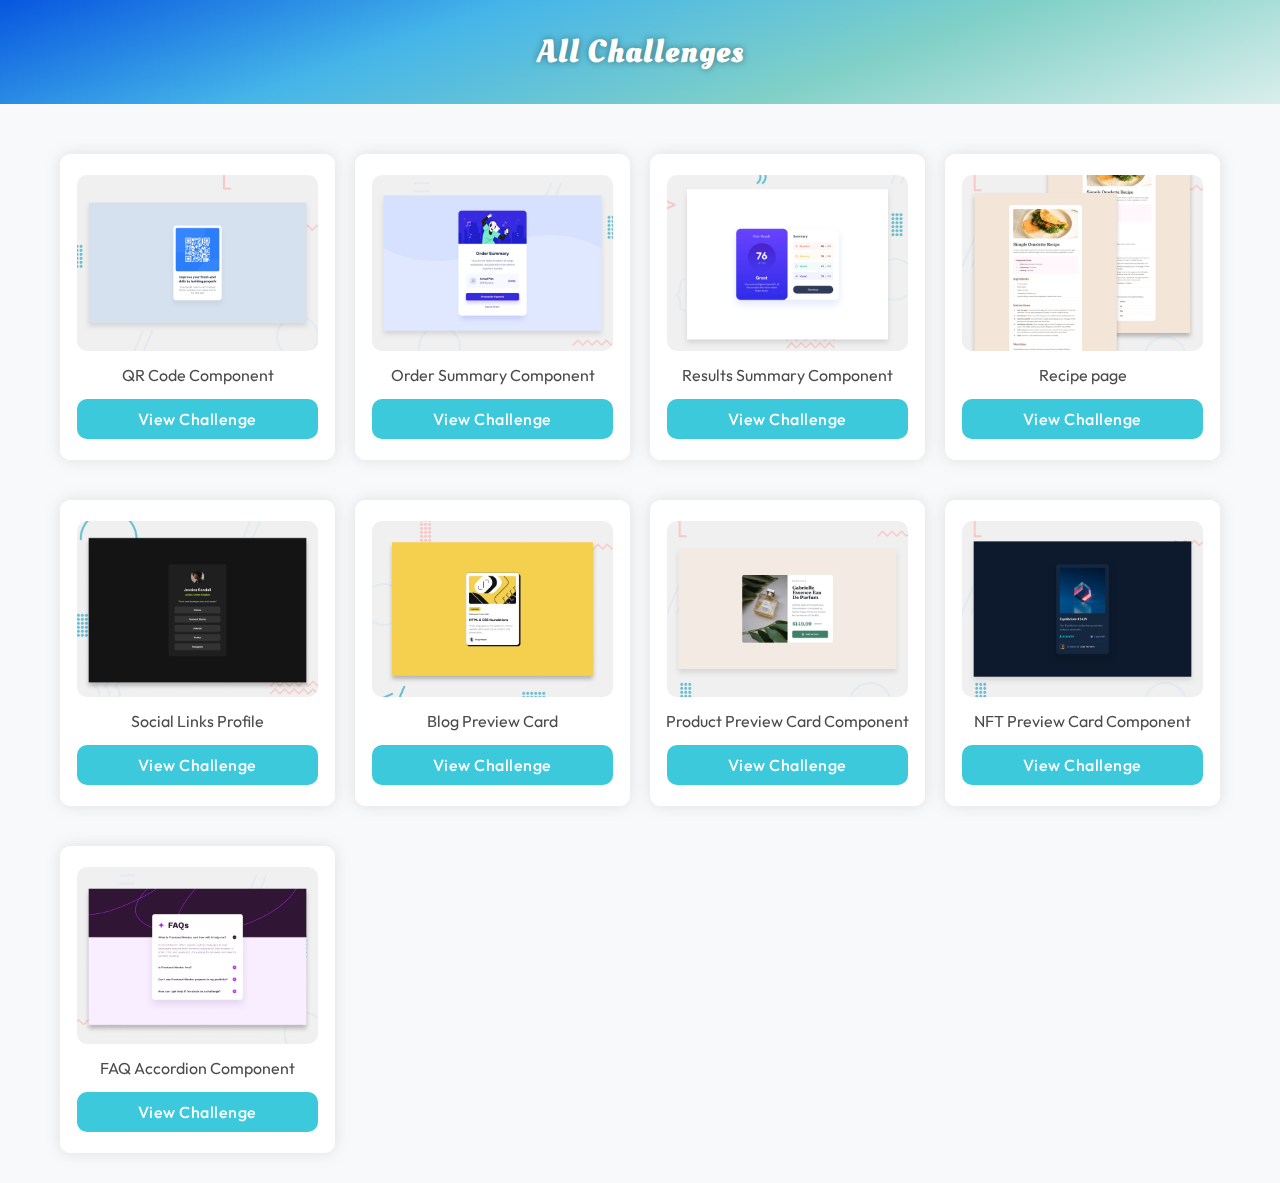
<file: index.html>
<!DOCTYPE html>
<head>
  <title>All Challenges</title>
  <meta name="viewport" content="width=device-width, initial-scale=1" />
  <link
    href="https://fonts.googleapis.com/css?family=Outfit"
    rel="stylesheet"
  />

  <link rel="preconnect" href="https://fonts.googleapis.com" />
  <link rel="preconnect" href="https://fonts.gstatic.com" crossorigin />
  <link
    href="https://fonts.googleapis.com/css2?family=Rubik+Scribble&display=swap"
    rel="stylesheet"
  />

  <link rel="preconnect" href="https://fonts.googleapis.com" />
  <link rel="preconnect" href="https://fonts.gstatic.com" crossorigin />
  <link
    href="https://fonts.googleapis.com/css2?family=Oleo+Script:wght@400;700&display=swap"
    rel="stylesheet"
  />

  <link rel="stylesheet" href="./style.css" />

  <link rel="icon" type="image/png" sizes="64x64" href="./img/Gaia-64x64.png" />
</head>

<body>
  <h1>All Challenges</h1>
  <div class="container">
    <div class="challenge">
      <img
        src="01-QR-code-component/design/desktop-preview.jpg"
        alt="QR-code"
      />
      <p class="challenge-title">QR Code Component</p>
      <a class="btn" href="./01-QR-code-component/index.html">View Challenge</a>
    </div>

    <div class="challenge">
      <img
        src="02-Order-summary-component/design/desktop-preview.jpg"
        alt="QR-code"
      />
      <p class="challenge-title">Order Summary Component</p>
      <a class="btn" href="./02-Order-summary-component/index.html"
        >View Challenge</a
      >
    </div>

    <div class="challenge">
      <img
        src="03-Results-summary-component/design/desktop-preview.jpg"
        alt="results summary"
      />
      <p class="challenge-title">Results Summary Component</p>
      <a class="btn" href="./03-Results-summary-component/index.html">
        View Challenge
      </a>
    </div>

    <div class="challenge">
      <img src="04-Recipe-page-main/preview.jpg" alt="recipe page" />
      <p class="challenge-title">Recipe page</p>
      <a class="btn" href="./04-Recipe-page-main/index.html">
        View Challenge
      </a>
    </div>

    <div class="challenge">
      <img
        src="05-Social-links-profile-main/preview.jpg"
        alt="social links profile"
      />
      <p class="challenge-title">Social Links Profile</p>
      <a class="btn" href="./05-Social-links-profile-main/index.html">
        View Challenge
      </a>
    </div>

    <div class="challenge">
      <img src="06-blog-preview-card-main/preview.jpg" alt="blog card" />
      <p class="challenge-title">Blog Preview Card</p>
      <a class="btn" href="./06-blog-preview-card-main/index.html">
        View Challenge
      </a>
    </div>

    <div class="challenge">
      <img
        src="07-product-preview-card-component-main/design/desktop-preview.jpg"
        alt="product preview card component"
      />
      <p class="challenge-title">Product Preview Card Component</p>
      <a class="btn" href="./07-product-preview-card-component-main/index.html">
        View Challenge
      </a>
    </div>

    <div class="challenge">
      <img
        src="08-nft-preview-card-component-main/design/desktop-preview.jpg"
        alt="NFT Preview Card"
      />
      <p class="challenge-title">NFT Preview Card Component</p>
      <a class="btn" href="./08-nft-preview-card-component-main/index.html">
        View Challenge
      </a>
    </div>

    <div class="challenge">
      <img
        src="09-faq-accordion-main/design/desktop-preview.jpg"
        alt="FAQ accordion component"
      />
      <p class="challenge-title">FAQ Accordion Component</p>
      <a class="btn" href="./09-faq-accordion-main/index.html">
        View Challenge
      </a>
    </div>
  </div>
</body>
</file>
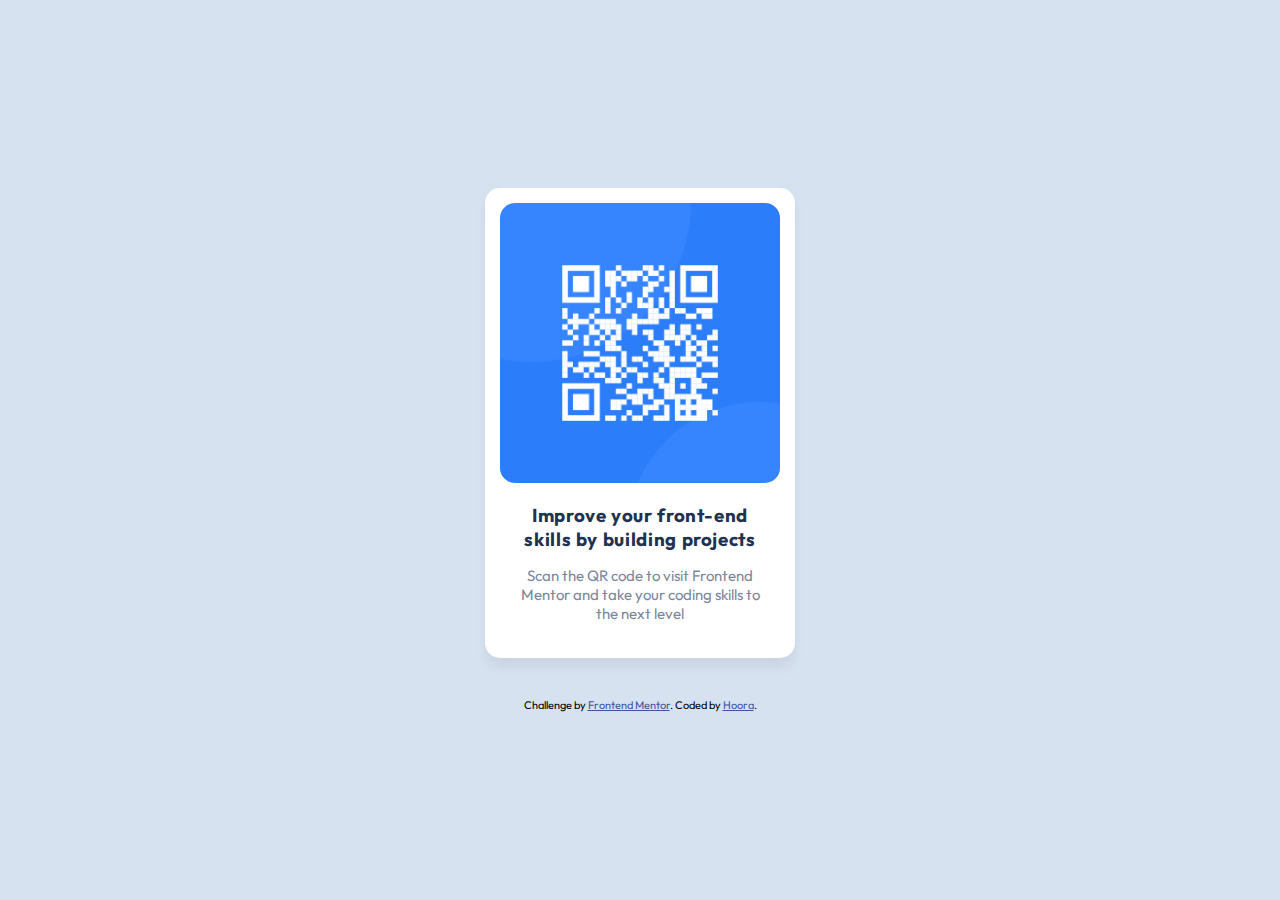
<file: 01-QR-code-component/index.html>
<!DOCTYPE html>
<html lang="en">
  <head>
    <meta charset="UTF-8" />
    <meta name="viewport" content="width=device-width, initial-scale=1.0" />
    <!-- displays site properly based on user's device -->

    <link
      href="https://fonts.googleapis.com/css?family=Outfit"
      rel="stylesheet"
    />

    <link
      rel="icon"
      type="image/png"
      sizes="32x32"
      href="./images/favicon-32x32.png"
    />

    <title>Frontend Mentor | QR code component</title>

    <!-- Feel free to remove these styles or customise in your own stylesheet 👍 -->
    <style>
      /* @import url(https://fonts.googleapis.com/css?family=Outfit); */

      * {
        margin: 0;
      }
      body {
        background-color: hsl(212, 45%, 89%);
        font-family: "Outfit";

        box-sizing: border-box;

        /* comment from 
          Olaniyi Ezekiel
          @Ezekiel225 */
        min-height: 100vh;
        display: flex;
        flex-direction: column;
        align-items: center;
        justify-content: center;
        gap: 40px;
      }
      .attribution {
        font-size: 11px;
        text-align: center;
      }
      .attribution a {
        color: hsl(228, 45%, 44%);
      }

      .container {
        display: flex;
        flex-direction: column;
        background-color: hsl(0, 0%, 100%);
        width: 280px;
        height: 440px;
        /* margin: auto; */
        /* margin-top: 100px; */
        /* margin-bottom: 50px; */
        border-radius: 15px;
        padding: 15px;
        box-shadow: 0px 10px 10px #88888821;
      }
      .QR-code {
        width: 280px;
        border-radius: 15px;
        align-self: center;
        margin-bottom: 20px;
      }

      h3 {
        color: hsl(218, 44%, 22%);
        text-align: center;
        margin-bottom: 15px;
        font-weight: 700;
        letter-spacing: 0.04rem;
      }

      p {
        font-size: 15px;
        color: hsl(220, 15%, 55%);
        text-align: center;
        font-weight: 400;
      }
    </style>
  </head>
  <body>
    <div class="container">
      <img class="QR-code" src="./images/image-qr-code.png" alt="QR-code" />
      <h3>Improve your front-end<br />skills by building projects</h3>

      <p>
        Scan the QR code to visit Frontend<br />
        Mentor and take your coding skills to<br />
        the next level
      </p>
    </div>

    <footer class="attribution">
      Challenge by
      <a href="https://www.frontendmentor.io?ref=challenge" target="_blank"
        >Frontend Mentor</a
      >. Coded by <a href="#">Hoora</a>.
    </footer>
  </body>
</html>
</file>
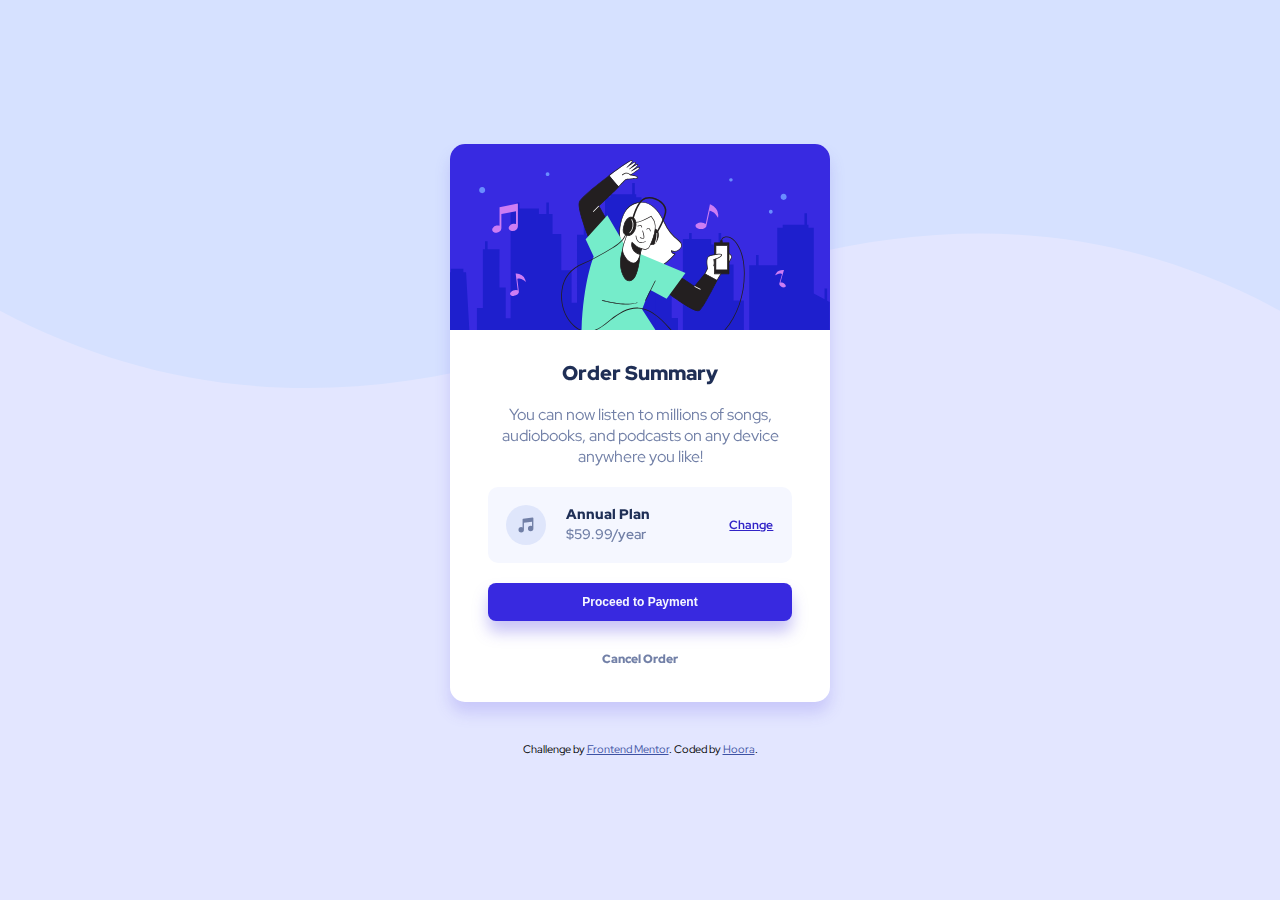
<file: 02-Order-summary-component/index.html>
<!DOCTYPE html>
<html lang="en">
  <head>
    <meta charset="UTF-8" />
    <meta name="viewport" content="width=device-width, initial-scale=1.0" />
    <!-- displays site properly based on user's device -->

    <link
      rel="icon"
      type="image/png"
      sizes="32x32"
      href="./images/favicon-32x32.png"
    />

    <link href="style.css" rel="stylesheet" />

    <title>Order summary card</title>
  </head>
  <body>
    <article>
      <img
        class="image"
        src="./images/illustration-hero.svg"
        alt="illustration of a girl listening to music"
      />
      <p class="summary">Order Summary</p>
      <p class="description">
        You can now listen to millions of songs, audiobooks, and podcasts on any
        device anywhere you like!
      </p>

      <div class="plan">
        <img
          class="music-icon"
          src="./images/icon-music.svg"
          alt="music icon"
        />
        <p class="plan-type">Annual Plan</p>
        <p class="plan-price">$59.99/year</p>
        <a class="change-plan">Change</a>
      </div>

      <button class="payment">Proceed to Payment</button>
      <a class="cancel">Cancel Order</a>
    </article>

    <footer class="attribution">
      Challenge by
      <a href="https://www.frontendmentor.io?ref=challenge" target="_blank"
        >Frontend Mentor</a
      >. Coded by <a href="#">Hoora</a>.
    </footer>
  </body>
</html>
</file>
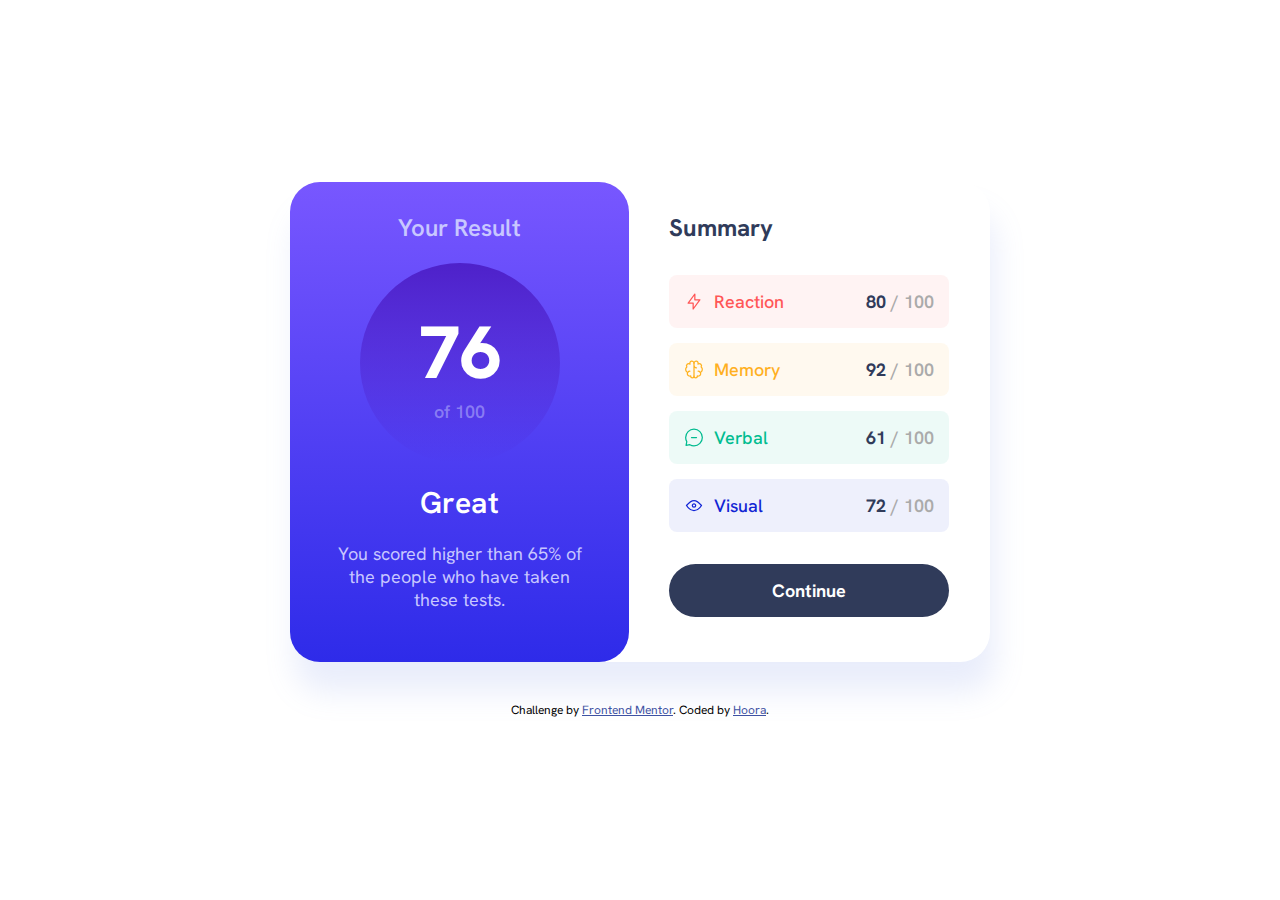
<file: 03-Results-summary-component/index.html>
<!DOCTYPE html>
<html lang="en">
  <head>
    <meta charset="UTF-8" />
    <meta name="viewport" content="width=device-width, initial-scale=1.0" />
    <!-- displays site properly based on user's device -->

    <link rel="preconnect" href="https://fonts.googleapis.com" />
    <link rel="preconnect" href="https://fonts.gstatic.com" crossorigin />
    <link
      href="https://fonts.googleapis.com/css2?family=Hanken+Grotesk:ital,wght@0,100..900;1,100..900&family=Outfit:wght@100..900&display=swap"
      rel="stylesheet"
    />

    <link
      rel="icon"
      type="image/png"
      sizes="32x32"
      href="./assets/images/favicon-32x32.png"
    />
    <link rel="stylesheet" href="./style.css" />

    <title>Frontend Mentor | Results summary component</title>

    <!-- Feel free to remove these styles or customise in your own stylesheet 👍 -->
  </head>
  <body>
    <article>
      <div class="col-1">
        <h3 class="result">Your Result</h3>
        <div class="score">
          <p id="num-76">76</p>
          <p id="num-100">of 100</p>
        </div>

        <p class="great">Great</p>
        <p class="description">
          You scored higher than 65% of the people who have taken these tests.
        </p>
      </div>

      <div class="col-2">
        <h3>Summary</h3>

        <div class="list">
          <div class="li reaction">
            <div class="icon">
              <img src="./assets/images/icon-reaction.svg" />
              <p>Reaction</p>
            </div>
            <p class="score-num"><span>80</span> / 100</p>
          </div>

          <div class="li memory">
            <div class="icon">
              <img src="./assets/images/icon-memory.svg" />
              <p>Memory</p>
            </div>

            <p class="score-num"><span>92</span> / 100</p>
          </div>

          <div class="li verbal">
            <div class="icon">
              <img src="./assets/images/icon-verbal.svg" />
              <p>Verbal</p>
            </div>

            <p class="score-num"><span>61</span> / 100</p>
          </div>

          <div class="li visual">
            <div class="icon">
              <img src="./assets/images/icon-visual.svg" />
              <p>Visual</p>
            </div>

            <p class="score-num"><span>72</span> / 100</p>
          </div>
        </div>

        <a class="btn" href="#">Continue</a>
      </div>
    </article>
    <div class="attribution">
      Challenge by
      <a href="https://www.frontendmentor.io?ref=challenge" target="_blank"
        >Frontend Mentor</a
      >. Coded by <a href="#">Hoora</a>.
    </div>
  </body>
</html>
</file>
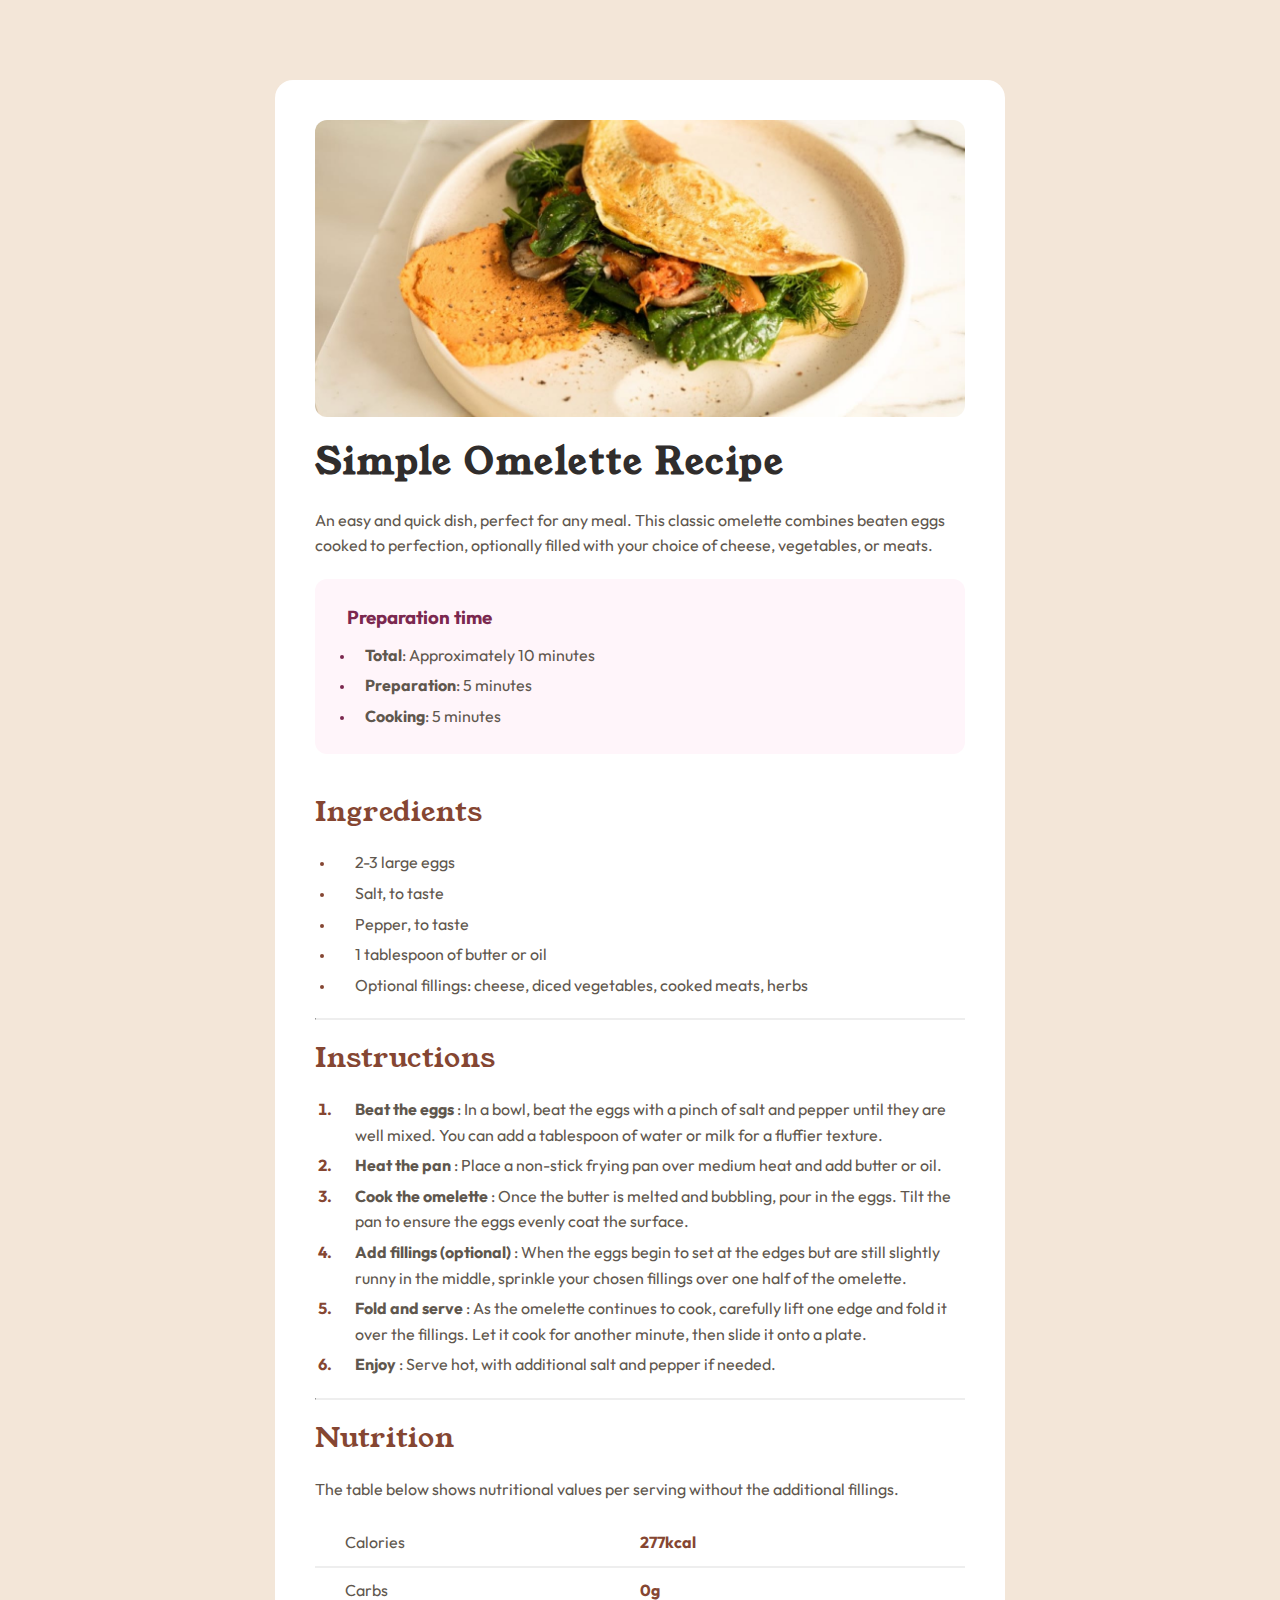
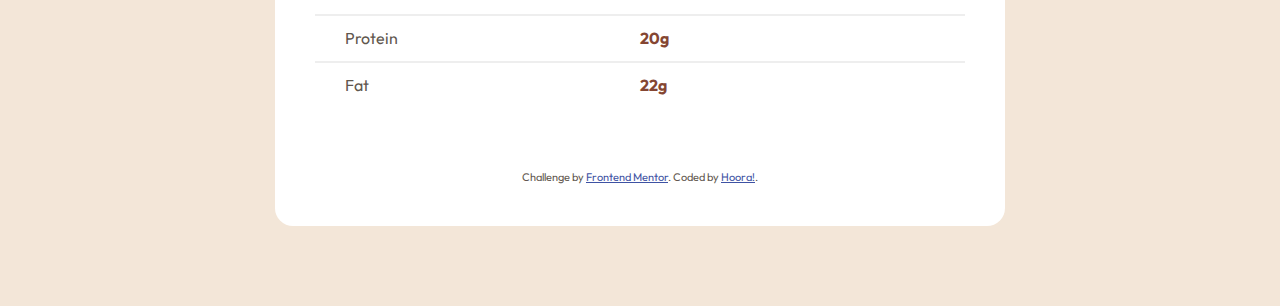
<file: 04-Recipe-page-main/index.html>
<!DOCTYPE html>
<html lang="en">
  <head>
    <meta charset="UTF-8" />
    <meta name="viewport" content="width=device-width, initial-scale=1.0" />
    <!-- displays site properly based on user's device -->

    <link
      rel="icon"
      type="image/png"
      sizes="32x32"
      href="./assets/images/favicon-32x32.png"
    />

    <link rel="preconnect" href="https://fonts.googleapis.com" />
    <link rel="preconnect" href="https://fonts.gstatic.com" crossorigin />
    <link
      href="https://fonts.googleapis.com/css2?family=Young+Serif&display=swap"
      rel="stylesheet"
    />

    <link rel="preconnect" href="https://fonts.googleapis.com" />
    <link rel="preconnect" href="https://fonts.gstatic.com" crossorigin />
    <link
      href="https://fonts.googleapis.com/css2?family=Outfit:wght@100..900&display=swap"
      rel="stylesheet"
    />

    <link rel="stylesheet" href="./style.css" />

    <title>Frontend Mentor | Recipe page</title>

    <!-- Feel free to remove these styles or customise in your own stylesheet 👍 -->
    <style>
      .attribution {
        font-size: 11px;
        text-align: center;
      }
      .attribution a {
        color: hsl(228, 45%, 44%);
      }
    </style>
  </head>
  <body>
    <div class="container">
      <img
        class="recipe-img"
        src="./assets/images/image-omelette.jpeg"
        alt="Omelette in a plate"
      />
      <div class="mobile-padding">
        <h1 class="recipe-title">Simple Omelette Recipe</h1>

        <p class="recipe-decsription margin-btm-sm">
          An easy and quick dish, perfect for any meal. This classic omelette
          combines beaten eggs cooked to perfection, optionally filled with your
          choice of cheese, vegetables, or meats.
        </p>

        <div class="preparation section margin-btm-sm">
          <h3>Preparation time</h3>

          <u1 class="prep-list">
            <li class="prep-item">
              <strong>Total</strong>: Approximately 10 minutes
            </li>
            <li class="prep-item"><strong>Preparation</strong>: 5 minutes</li>
            <li class="prep-item"><strong>Cooking</strong>: 5 minutes</li>
          </u1>
        </div>

        <div class="section">
          <h2>Ingredients</h2>
          <ul class="list">
            <li class="list-item">2-3 large eggs</li>
            <li class="list-item">Salt, to taste</li>
            <li class="list-item">Pepper, to taste</li>
            <li class="list-item">1 tablespoon of butter or oil</li>
            <li class="list-item">
              Optional fillings: cheese, diced vegetables, cooked meats, herbs
            </li>
          </ul>
        </div>

        <hr />

        <div class="section">
          <h2>Instructions</h2>

          <ol class="list">
            <li class="list-item">
              <strong>Beat the eggs</strong> : In a bowl, beat the eggs with a
              pinch of salt and pepper until they are well mixed. You can add a
              tablespoon of water or milk for a fluffier texture.
            </li>
            <li class="list-item">
              <strong>Heat the pan</strong> : Place a non-stick frying pan over
              medium heat and add butter or oil.
            </li>
            <li class="list-item">
              <strong>Cook the omelette</strong> : Once the butter is melted and
              bubbling, pour in the eggs. Tilt the pan to ensure the eggs evenly
              coat the surface.
            </li>
            <li class="list-item">
              <strong>Add fillings (optional)</strong> : When the eggs begin to
              set at the edges but are still slightly runny in the middle,
              sprinkle your chosen fillings over one half of the omelette.
            </li>
            <li class="list-item">
              <strong>Fold and serve</strong> : As the omelette continues to
              cook, carefully lift one edge and fold it over the fillings. Let
              it cook for another minute, then slide it onto a plate.
            </li>
            <li class="list-item">
              <strong>Enjoy</strong> : Serve hot, with additional salt and
              pepper if needed.
            </li>
          </ol>
        </div>

        <hr />

        <h2>Nutrition</h2>
        <p class="table-description">
          The table below shows nutritional values per serving without the
          additional fillings.
        </p>

        <table>
          <tr>
            <th>Calories</th>
            <td>277kcal</td>
          </tr>
          <tr>
            <th>Carbs</th>
            <td>0g</td>
          </tr>
          <tr>
            <th>Protein</th>
            <td>20g</td>
          </tr>
          <tr>
            <th>Fat</th>
            <td>22g</td>
          </tr>
        </table>

        <div class="attribution">
          Challenge by
          <a href="https://www.frontendmentor.io?ref=challenge" target="_blank"
            >Frontend Mentor</a
          >. Coded by <a href="#">Hoora!</a>.
        </div>
      </div>
    </div>
  </body>
</html>
</file>
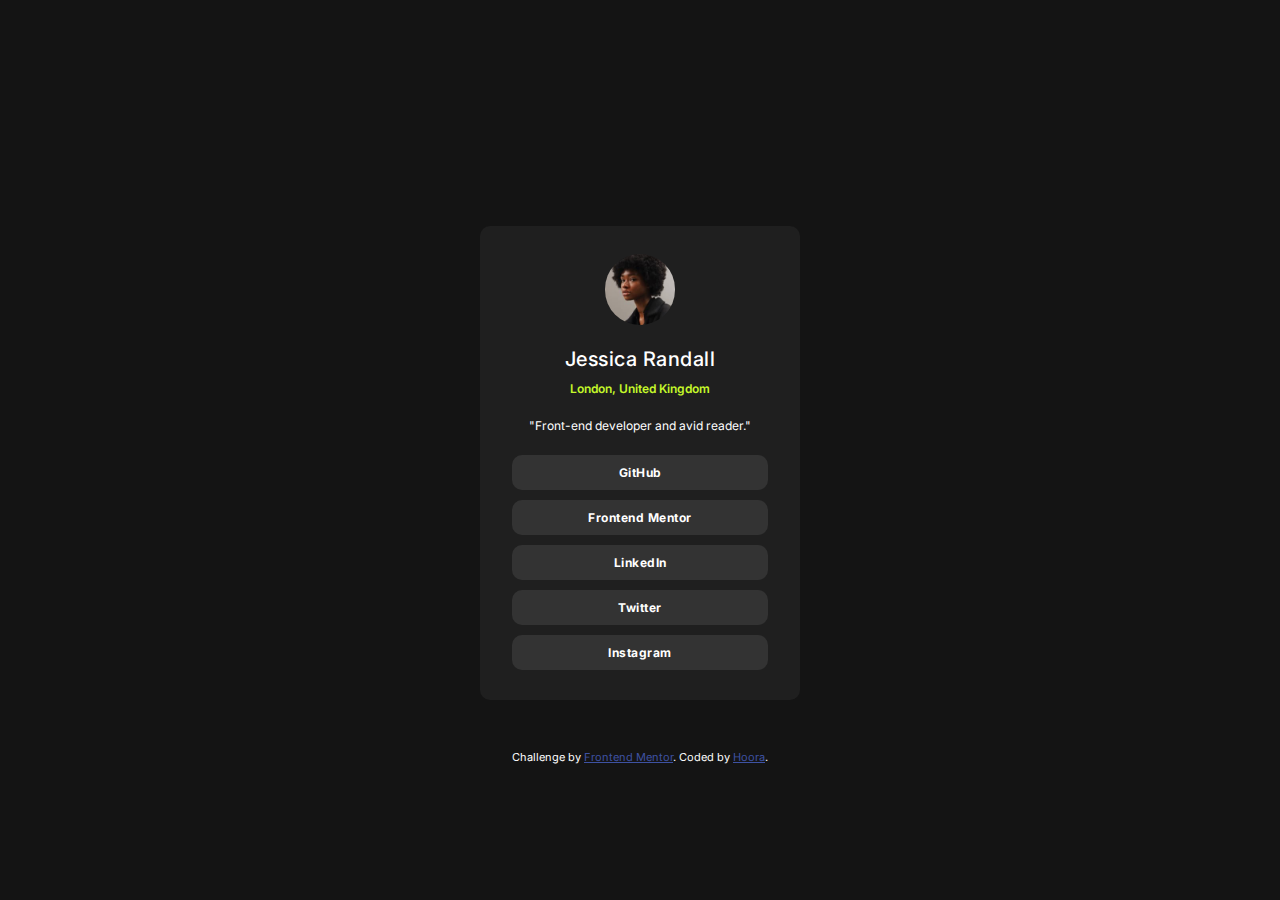
<file: 05-Social-links-profile-main/index.html>
<!DOCTYPE html>
<html lang="en">
  <head>
    <meta charset="UTF-8" />
    <meta name="viewport" content="width=device-width, initial-scale=1.0" />
    <!-- displays site properly based on user's device -->

    <link
      rel="icon"
      type="image/png"
      sizes="32x32"
      href="./assets/images/favicon-32x32.png"
    />

    <link rel="preconnect" href="https://fonts.googleapis.com" />
    <link rel="preconnect" href="https://fonts.gstatic.com" crossorigin />
    <link
      href="https://fonts.googleapis.com/css2?family=Inter:ital,opsz,wght@0,14..32,100..900;1,14..32,100..900&display=swap"
      rel="stylesheet"
    />

    <link rel="stylesheet" href="style.css" />

    <title>Frontend Mentor | Social links profile</title>

    <!-- Feel free to remove these styles or customise in your own stylesheet 👍 -->
    <style>
      .attribution {
        font-size: 11px;
        text-align: center;
      }
      .attribution a {
        color: hsl(228, 45%, 44%);
      }
    </style>
  </head>
  <body>
    <article class="profile-container">
      <img
        class="profile-img"
        src="assets/images/avatar-jessica.jpeg"
        alt="headshot of Jessica Randall"
      />
      <p class="profile-name">Jessica Randall</p>
      <p class="profile-location">London, United Kingdom</p>
      <p class="profile-title">"Front-end developer and avid reader."</p>
      <a class="btn" href="#">GitHub</a>
      <a class="btn" href="#">Frontend Mentor</a>
      <a class="btn" href="#">LinkedIn</a>
      <a class="btn" href="#">Twitter</a>
      <a class="btn" href="#">Instagram</a>
    </article>

    <div class="attribution">
      Challenge by
      <a href="https://www.frontendmentor.io?ref=challenge" target="_blank"
        >Frontend Mentor</a
      >. Coded by <a href="#">Hoora</a>.
    </div>
  </body>
</html>
</file>
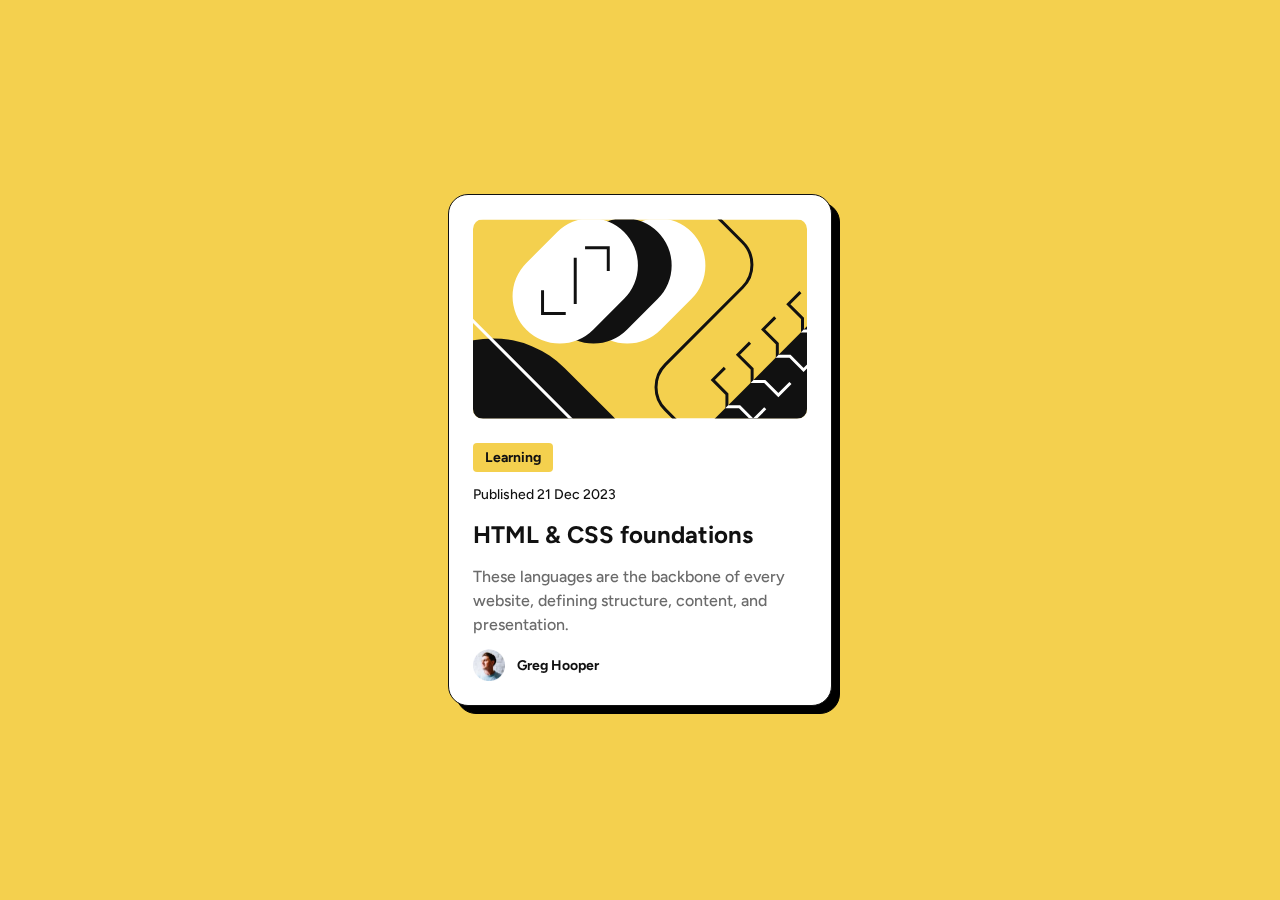
<file: 06-blog-preview-card-main/index.html>
<!DOCTYPE html>
<html lang="en">
  <head>
    <meta charset="UTF-8" />
    <meta name="viewport" content="width=device-width, initial-scale=1.0" />
    <!-- displays site properly based on user's device -->

    <link
      rel="icon"
      type="image/png"
      sizes="32x32"
      href="./assets/images/favicon-32x32.png"
    />

    <link rel="preconnect" href="https://fonts.googleapis.com" />
    <link rel="preconnect" href="https://fonts.gstatic.com" crossorigin />
    <link
      href="https://fonts.googleapis.com/css2?family=Figtree:ital,wght@0,300..900;1,300..900&display=swap"
      rel="stylesheet"
    />

    <link rel="stylesheet" href="./style.css" />

    <title>Frontend Mentor | Blog preview card</title>

    <!-- Feel free to remove these styles or customise in your own stylesheet 👍 -->
    <style>
      .attribution {
        font-size: 11px;
        text-align: center;
      }
      .attribution a {
        color: hsl(228, 45%, 44%);
      }
    </style>
  </head>
  <body>
    <article>
      <img
        class="card-img"
        src="./assets/images/illustration-article.svg"
        alt="an abstract image of coding elements"
      />
      <div class="card-text">
        <p class="tag">Learning</p>
        <p class="publish-date">Published 21 Dec 2023</p>
        <a class="title" href="#">HTML & CSS foundations</a>
        <p class="description">
          These languages are the backbone of every website, defining structure,
          content, and presentation.
        </p>
        <div class="author">
          <img
            class="author-img"
            src="./assets/images/image-avatar.webp"
            alt="headshot of Greg Hooper"
          />
          <p class="author-name">Greg Hooper</p>
        </div>
      </div>
    </article>

    <!-- <div class="attribution">
    Challenge by <a href="https://www.frontendmentor.io?ref=challenge" target="_blank">Frontend Mentor</a>. 
    Coded by <a href="#">Your Name Here</a>.
  </div> -->
  </body>
</html>
</file>
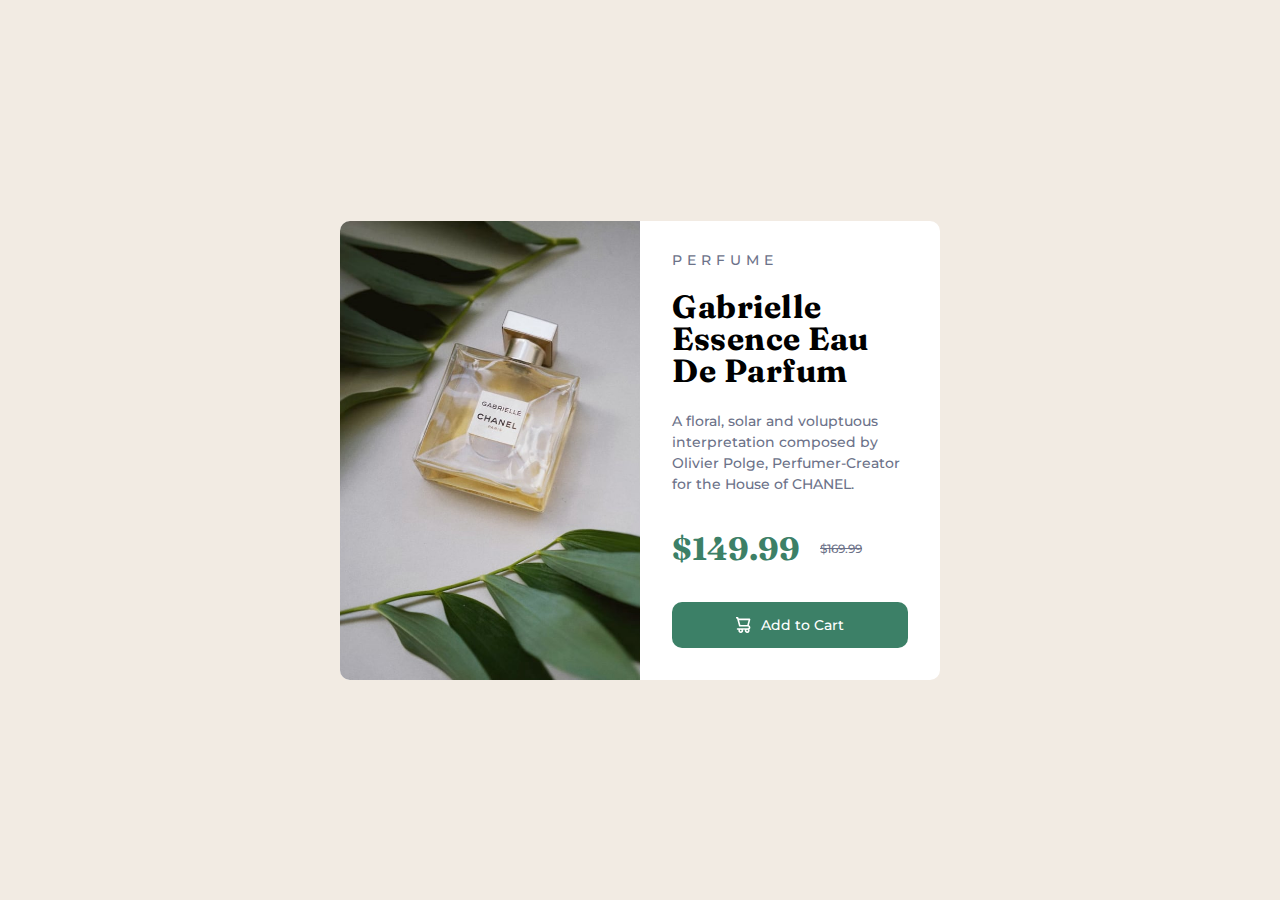
<file: 07-product-preview-card-component-main/index.html>
<!DOCTYPE html>
<html lang="en">
  <head>
    <meta charset="UTF-8" />
    <meta name="viewport" content="width=device-width, initial-scale=1.0" />
    <!-- displays site properly based on user's device -->

    <link rel="preconnect" href="https://fonts.googleapis.com" />
    <link rel="preconnect" href="https://fonts.gstatic.com" crossorigin />
    <link
      href="https://fonts.googleapis.com/css2?family=Montserrat:ital,wght@0,100..900;1,100..900&display=swap"
      rel="stylesheet"
    />

    <link rel="preconnect" href="https://fonts.googleapis.com" />
    <link rel="preconnect" href="https://fonts.gstatic.com" crossorigin />
    <link
      href="https://fonts.googleapis.com/css2?family=Fraunces:ital,opsz,wght@0,9..144,100..900;1,9..144,100..900&display=swap"
      rel="stylesheet"
    />

    <link
      rel="icon"
      type="image/png"
      sizes="32x32"
      href="./images/favicon-32x32.png"
    />
    <link rel="stylesheet" href="style.css" />
    <title>Frontend Mentor | Product preview card component</title>
  </head>
  <body>
    <article>
      <div class="card-img" role="img" aria-label="CHANEL perfume"></div>
      <!-- <img
        class="card-img"
        src="images/image-product-desktop.jpg"
        alt=""
      /> -->
      <div class="card-text">
        <p class="tag">Perfume</p>
        <h1 class="title">Gabrielle Essence Eau De Parfum</h1>
        <p class="description">
          A floral, solar and voluptuous interpretation composed by Olivier
          Polge, Perfumer-Creator for the House of CHANEL.
        </p>
        <div class="pricing">
          <p class="discount-price">$149.99</p>
          <p class="price">$169.99</p>
        </div>
        <a class="btn" href="#">
          <img src="./images/icon-cart.svg" />
          <p>Add to Cart</p>
        </a>
      </div>
    </article>
  </body>
</html>
</file>
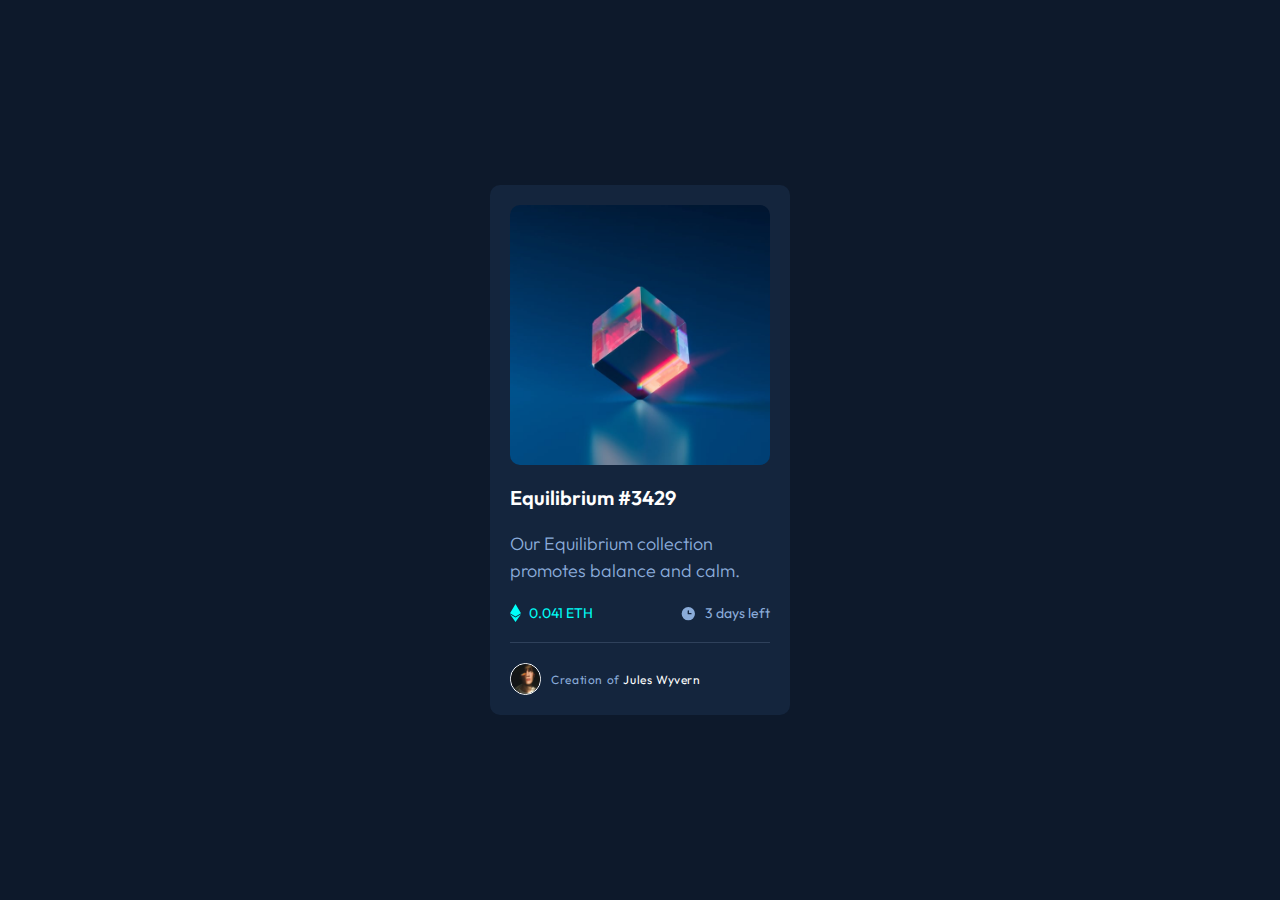
<file: 08-nft-preview-card-component-main/index.html>
<!DOCTYPE html>
<html lang="en">
  <head>
    <meta charset="UTF-8" />
    <meta name="viewport" content="width=device-width, initial-scale=1.0" />
    <!-- displays site properly based on user's device -->

    <link rel="preconnect" href="https://fonts.googleapis.com" />
    <link rel="preconnect" href="https://fonts.gstatic.com" crossorigin />
    <link
      href="https://fonts.googleapis.com/css2?family=Outfit:wght@100..900&display=swap"
      rel="stylesheet"
    />

    <link
      rel="icon"
      type="image/png"
      sizes="32x32"
      href="./images/favicon-32x32.png"
    />
    <link rel="stylesheet" href="style.css" />

    <title>Frontend Mentor | NFT preview card component</title>
  </head>
  <body>
    <article>
      <div class="img-container">
        <img
          class="article-img"
          src="images/image-equilibrium.jpg"
          alt="transparent cube"
        />
        <div class="overlay">
          <img class="view" src="images/icon-view.svg" alt="view icon" />
        </div>
      </div>

      <p class="article-title">Equilibrium #3429</p>
      <p class="article-description">
        Our Equilibrium collection promotes balance and calm.
      </p>
      <div class="pricing">
        <div class="eth">
          <img src="images/icon-ethereum.svg" />
          <p class="price">0.041 ETH</p>
        </div>
        <div class="timing">
          <img src="images/icon-clock.svg" />
          <p class="time">3 days left</p>
        </div>
      </div>

      <hr />

      <div class="creator">
        <img
          class="creator-avatar"
          src="images/image-avatar.png"
          alt="headshot of Jules Wyvern"
        />
        <p class="creator-name">Creation of <span>Jules Wyvern</span></p>
      </div>
    </article>
  </body>
</html>
</file>
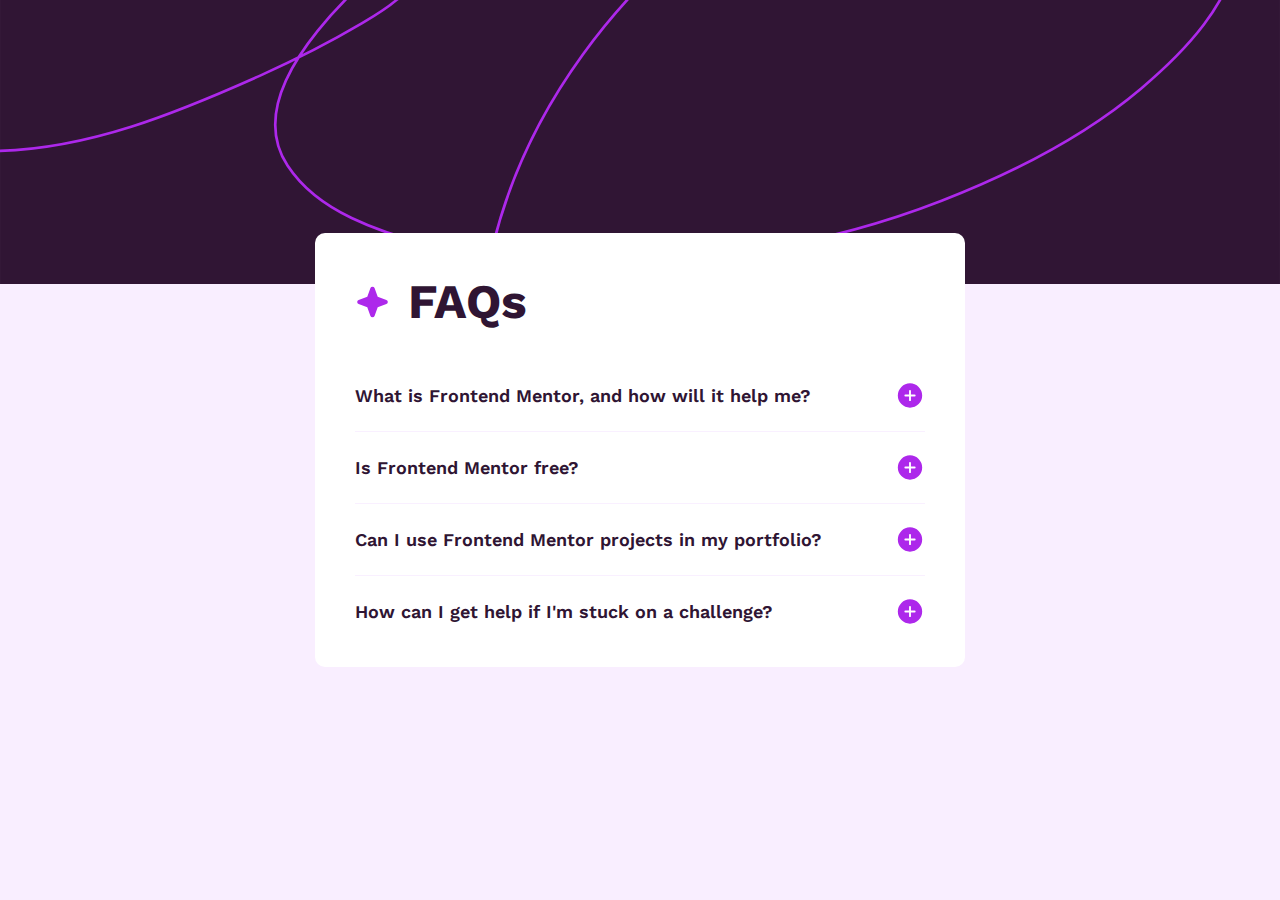
<file: 09-faq-accordion-main/index.html>
<!DOCTYPE html>
<html lang="en">
  <head>
    <meta charset="UTF-8" />
    <meta name="viewport" content="width=device-width, initial-scale=1.0" />
    <!-- displays site properly based on user's device -->

    <link rel="preconnect" href="https://fonts.googleapis.com" />
    <link rel="preconnect" href="https://fonts.gstatic.com" crossorigin />
    <link
      href="https://fonts.googleapis.com/css2?family=Work+Sans:ital,wght@0,100..900;1,100..900&display=swap"
      rel="stylesheet"
    />

    <link
      rel="icon"
      type="image/png"
      sizes="32x32"
      href="./assets/images/favicon-32x32.png"
    />
    <link rel="stylesheet" href="style.css" />

    <title>Frontend Mentor | FAQ accordion</title>
  </head>
  <body>
    <div class="accordion">
      <div class="title">
        <img
          class="title-icon"
          src="./assets/images/icon-star.svg"
          alt="icon-star"
        />
        <h1 class="title-text">FAQs</h1>
      </div>

      <div class="items">
        <div class="item">
          <div class="item-header">
            <p class="text">
              What is Frontend Mentor, and how will it help me?
            </p>
            <img
              class="icon"
              src="./assets/images/icon-plus.svg"
              alt="icon-plus"
            />
          </div>

          <div class="item-content">
            <p>
              Frontend Mentor offers realistic coding challenges to help
              developers improve their frontend coding skills with projects in
              HTML, CSS, and JavaScript. It's suitable for all levels and ideal
              for portfolio building.
            </p>
          </div>
        </div>

        <div class="item">
          <div class="item-header">
            <p class="text">Is Frontend Mentor free?</p>
            <img
              class="icon"
              src="./assets/images/icon-plus.svg"
              alt="icon-plus"
            />
          </div>
          <div class="item-content">
            <p>
              Yes, Frontend Mentor offers both free and premium coding
              challenges, with the free option providing access to a range of
              projects suitable for all skill levels.
            </p>
          </div>
        </div>

        <div class="item">
          <div class="item-header">
            <p class="text">
              Can I use Frontend Mentor projects in my portfolio?
            </p>
            <img
              class="icon"
              src="./assets/images/icon-plus.svg"
              alt="icon-plus"
            />
          </div>
          <div class="item-content">
            <p>
              Yes, you can use projects completed on Frontend Mentor in your
              portfolio. It's an excellent way to showcase your skills to
              potential employers!
            </p>
          </div>
        </div>

        <div class="item">
          <div class="item-header">
            <p class="text">How can I get help if I'm stuck on a challenge?</p>
            <img
              class="icon"
              src="./assets/images/icon-plus.svg"
              alt="icon-plus"
            />
          </div>
          <div class="item-content">
            <p>
              The best place to get help is inside Frontend Mentor's Discord
              community. There's a help channel where you can ask questions and
              seek support from other community members.
            </p>
          </div>
        </div>
      </div>
    </div>
  </body>
  <script src="script.js"></script>
</html>
</file>
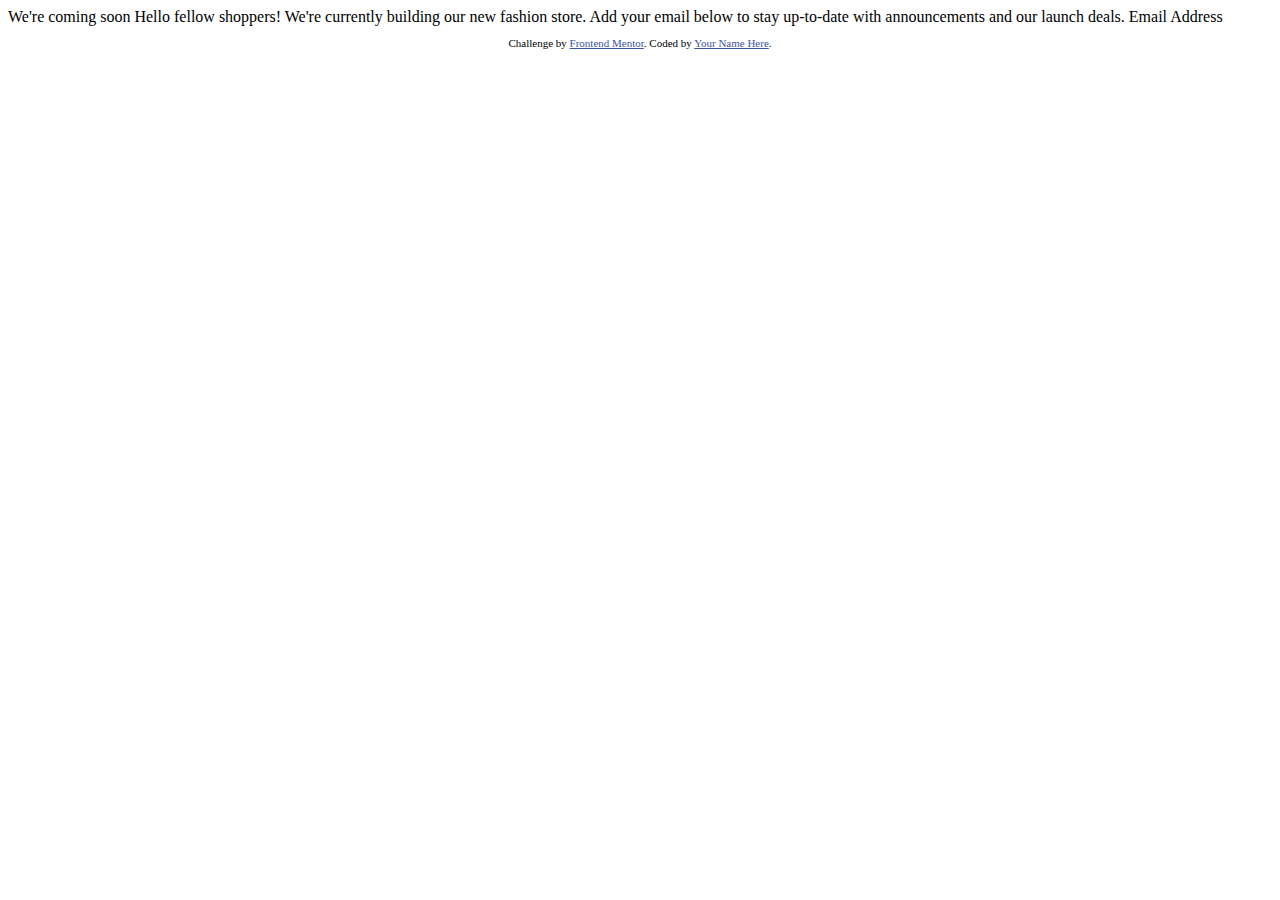
<file: Base-apparel-coming-soon-page/index.html>
<!DOCTYPE html>
<html lang="en">
<head>
  <meta charset="UTF-8">
  <meta name="viewport" content="width=device-width, initial-scale=1.0"> <!-- displays site properly based on user's device -->

  <link rel="icon" type="image/png" sizes="32x32" href="./images/favicon-32x32.png">
  
  <title>Frontend Mentor | Base Apparel coming soon page</title>

  <!-- Feel free to remove these styles or customise in your own stylesheet 👍 -->
  <style>
    .attribution { font-size: 11px; text-align: center; }
    .attribution a { color: hsl(228, 45%, 44%); }
  </style>
</head>
<body>

  We're coming soon

  Hello fellow shoppers! We're currently building our new fashion store. 
  Add your email below to stay up-to-date with announcements and our launch deals.

  Email Address
  
  <footer>
    <p class="attribution">
      Challenge by <a href="https://www.frontendmentor.io?ref=challenge" target="_blank">Frontend Mentor</a>. 
      Coded by <a href="#">Your Name Here</a>.
    </p>
  </footer>
</body>
</html>
</file>
<file: style.css>
html {
  font-size: 62.5%;
}

* {
  margin: 0;
  padding: 0;
  box-sizing: border-box;
  color: rgb(76, 75, 75);
}

body {
  font-family: Outfit;
  background-color: #f8f9fa;
}

.container {
  background-color: #f8f9fa;
  margin: 0 auto;
  padding: 3rem 6rem;
  display: grid;
  grid-template-columns: repeat(4, 1fr);
  column-gap: 2rem;
  row-gap: 4rem;
  border-radius: 10px;
}

h1 {
  /* background-color: #66d9e8; */
  /* background-color: #0093e9; */
  font-family: 'Oleo Script';
  text-shadow: 0 0 7px rgba(0, 0, 0, 0.4);
  background-color: #0756df;
  background-image: linear-gradient(
    160deg,
    #0756df 0%,
    #45b5e9 33%,
    #80d0c7 66%,
    #daeeec 100%
  );

  /* filter: blur(1px); */
  font-size: 3.2rem;
  padding: 3rem;
  text-align: center;
  margin: 0 auto;
  margin-bottom: 2rem;
  color: white;
  letter-spacing: 1px;
  /* text-transform: uppercase; */
}

.challenge {
  background-color: white;
  display: flex;
  flex-direction: column;
  align-items: center;
  padding: 2rem 0;
  gap: 1.4rem;
  border-radius: 10px;
  /* box-shadow: 5px 5px 5px rgba(128, 128, 128, 0.203); */

  /* box-shadow: rgba(60, 64, 67, 0.3) 0px 1px 2px 0px,
    rgba(60, 64, 67, 0.15) 0px 2px 6px 2px; */

  filter: drop-shadow(0 0 0.75rem rgba(75, 80, 83, 0.15));
  border: 1px solid white;
  transition: all 0.5s;
}

.challenge:hover {
  transform: translateY(-1rem);
}

img {
  width: 88%;
  border-radius: 10px;
}

.challenge-title {
  font-size: 1.6rem;
}

.btn:link,
.btn:visited {
  text-decoration: none;
  color: white;
  font-weight: 500;
  font-size: 1.6rem;
  letter-spacing: 0.5px;

  background-color: #3bc9db;
  width: 88%;
  text-align: center;
  padding: 1rem 0;
  border-radius: 10px;
  cursor: pointer;
  transition: all 0.3s;
}
.btn:hover,
.btn:active {
  background-color: #66d9e8;
}

/*******************************/
/*  BELOW 1200px (Landscape tablets)*/
/*******************************/
@media (max-width: 75em) {
  html {
    font-size: 50%;
  }
}

/*******************************/
/*  BELOW 944px (Tablets)*/
/*******************************/
@media (max-width: 59em) {
  .container {
    grid-template-columns: repeat(3, 1fr);
  }
}

/*******************************/
/*  BELOW 704px (Smaller tablets)*/
/*******************************/
@media (max-width: 44em) {
  .container {
    grid-template-columns: repeat(2, 1fr);
  }
}

/*******************************/
/*  BELOW 544px (Phones)*/
/*******************************/
@media (max-width: 34em) {
  .container {
    grid-template-columns: repeat(1, 1fr);
    padding: 1.5rem 3rem;
  }
}
</file>
<file: 02-Order-summary-component/style.css>
@import url(https://fonts.googleapis.com/css?family=Red+Hat+Display|Red+Hat+Display:900,500,400,600,700,800);

* {
  margin: 0;
  box-sizing: border-box;
}

body {
  background-image: url(./images/pattern-background-desktop.svg);
  background-repeat: no-repeat;
  background-size: 100%;
  background-color: rgba(223, 227, 255, 0.889);
  font-family: Red Hat Display;

  /* comment from 
          Olaniyi Ezekiel
          @Ezekiel225 */
  min-height: 100vh;
  display: flex;
  flex-direction: column;
  align-items: center;
  justify-content: center;
  gap: 40px;
}

article {
  display: flex;
  flex-direction: column;
  align-items: center;
  width: 380px;
  background-color: white;
  margin: 0 auto;
  /* margin-top: 100px; */
  /* margin-bottom: 30px; */
  border-radius: 15px;
  filter: drop-shadow(0 3mm 2mm hsla(245, 75%, 52%, 0.153));
}
.attribution {
  font-size: 11px;
  text-align: center;
}
.attribution a {
  color: hsl(228, 45%, 44%);
}

.image {
  width: 380px;
  border-radius: 15px 15px 0px 0px;
  margin-bottom: 30px;
}

.summary {
  color: hsl(223, 47%, 23%);
  font-weight: 900;
  font-size: 20px;
  margin-bottom: 18px;
}

.description {
  color: hsl(224, 23%, 55%);
  padding: 0 50px;
  text-align: center;
  margin-bottom: 20px;
}

.plan {
  display: grid;
  grid-template-columns: 1fr 2fr 1fr 1fr;
  grid-template-rows: 1fr 1fr;
  background-color: hsl(225, 100%, 98%);
  margin-bottom: 20px;
  padding: 18px 18px;
  width: 80%;
  column-gap: 15px;
  border-radius: 10px;
}

.music-icon {
  grid-row: 1/3;
  grid-column: 1/2;
  width: 40px;
}

.plan-type {
  grid-row: 1/2;
  grid-column: 2/3;
  font-size: 14px;
  font-weight: 900;
  color: hsl(223, 47%, 23%);
}

.plan-price {
  grid-row: 2/3;
  grid-column: 2/3;
  font-size: 14px;
  color: hsl(224, 23%, 55%);
  font-weight: 600;
}

.change-plan {
  grid-row: 1/3;
  grid-column: 4/5;
  align-self: center;
  text-decoration: underline;
  color: hsl(245, 70%, 46%);
  font-size: 12px;
  font-weight: 700;
  cursor: pointer;
}

.change-plan:hover {
  cursor: pointer;
  color: hsl(245, 75%, 61%);
}

.payment {
  background-color: hsl(245, 75%, 52%);
  border: none;
  color: hsl(225, 100%, 98%);
  font-weight: 600;
  font-size: 12px;
  padding: 12px 45px;
  border-radius: 8px;
  width: 80%;
  margin-bottom: 30px;
  /* box-shadow: hsl(245, 75%, 52%) 0px 25px 20px -20px; */
  filter: drop-shadow(0 3mm 2mm hsla(245, 75%, 52%, 0.279));
}

.payment:hover {
  cursor: pointer;
  background-color: hsl(245, 75%, 61%);
}

.cancel {
  margin-bottom: 35px;
  font-size: 12px;
  font-weight: 900;
  color: hsl(224, 23%, 55%);
}

.cancel:hover {
  cursor: pointer;
  color: black;
}
</file>
<file: 03-Results-summary-component/style.css>
/* @font-face {
  font-family: "HankenGrotesk";
  src: URL("./assets/fonts/HankenGrotesk-VariableFont_wght.ttf")
    format("truetype");
} */

html {
  font-size: 62.5%;
}

* {
  margin: 0;
  padding: 0;
  box-sizing: border-box;
}

body {
  font-family: "Hanken Grotesk", sans-serif;

  min-height: 100vh;
  display: flex;
  flex-direction: column;
  justify-content: center;
  align-items: center;
  gap: 4rem;
  font-size: 1.8rem;
}

article {
  display: flex;
  width: 70rem;
  height: 48rem;
  gap: 2rem;
  border-radius: 30px;
  background-color: rgb(255, 255, 255);
  box-shadow: 5px 30px 30px rgba(128, 149, 234, 0.174);
}

.col-1 {
  width: 50%;
  background: rgb(46, 43, 233);
  background: linear-gradient(
    0deg,
    rgba(46, 43, 233, 1) 0%,
    rgba(120, 87, 255, 1) 100%
  );
  color: hsl(0, 0%, 100%);
  border-radius: 30px;
  display: flex;
  flex-direction: column;
  align-items: center;
  gap: 2rem;
}

.col-2 {
  width: 50%;
  display: flex;
  flex-direction: column;
  gap: 3.2rem;
  padding: 0 2rem;
}

.col-1 h3 {
  color: hsl(241, 100%, 89%);
  text-align: center;
  margin-top: 3rem;
  font-weight: 600;
  font-size: 2.4rem;
}

.score {
  background: linear-gradient(
    0deg,
    hsla(241, 72%, 46%, 0) 0%,
    hsla(256, 72%, 46%, 1) 100%
  );

  border-radius: 50%;
  width: 20rem;
  height: 20rem;
  display: flex;
  align-items: center;
  justify-content: center;
  flex-direction: column;
}

#num-76 {
  font-size: 7.4rem;
  font-weight: 800;
}

#num-100 {
  color: rgba(200, 199, 255, 0.47);
  font-weight: 600;
}

.great {
  font-size: 3rem;
  font-weight: 600;
  letter-spacing: 0.5px;
}

.description {
  width: 75%;
  text-align: center;
  color: rgb(200, 199, 255);
}

.col-2 h3 {
  color: rgb(48, 59, 90);
  font-size: 2.4rem;
  margin-top: 3rem;
  font-weight: 700;
}

.list {
  display: flex;
  flex-direction: column;
  gap: 1.5rem;
}

.li {
  display: flex;
  gap: 1rem;
  width: 28rem;
  padding: 1.5rem 1.5rem;
  border-radius: 8px;
  justify-content: space-between;
  font-weight: 500;
}

.li:first-child {
  justify-self: flex-start;
}

.li:last-child {
  justify-self: flex-end;
}

.reaction {
  background-color: rgba(255, 87, 87, 0.07);
  color: rgb(255, 87, 87);
}

.memory {
  background-color: rgba(255, 176, 31, 0.07);
  color: rgb(255, 176, 31);
}

.verbal {
  background-color: rgba(0, 189, 145, 0.07);
  color: rgb(0, 189, 145);
}

.visual {
  background-color: rgba(17, 37, 212, 0.07);
  color: rgb(17, 37, 212);
}

.btn:link,
.btn:visited {
  text-decoration: none;
  border: none;
  background-color: rgb(48, 59, 90);
  padding: 1.5rem;
  color: rgb(255, 255, 255);
  font-weight: 700;
  border-radius: 50px;
  text-align: center;
  width: 28rem;
}

.btn:hover,
.btn:active {
  background: linear-gradient(
    0deg,
    rgb(36, 33, 202) 0%,
    rgb(120, 87, 255) 100%
  );
  cursor: pointer;
}

.icon {
  display: flex;
  gap: 1rem;
}

.score-num {
  color: #aaa;
  font-weight: 600;
}

.score-num span {
  color: hsl(224, 30%, 27%);
  font-weight: 700;
}

.attribution {
  display: block;
  font-size: 1.2rem;
  text-align: center;
}
.attribution a {
  color: rgb(62, 82, 163);
}

/*******************************/
/*  BELOW 704px (Phones)*/
/*******************************/

@media (max-width: 44em) {
  html {
    /*  8px / 16px  */
    font-size: 50%;
  }

  body {
    display: block;
  }
  article {
    display: flex;
    flex-direction: column;
    width: 100%;
    height: 100%;
    box-shadow: none;
    gap: 1rem;
    padding-bottom: 4rem;
  }
  .col-1 {
    width: 100%;
    background: rgb(46, 43, 233);
    background: linear-gradient(
      0deg,
      rgba(46, 43, 233, 1) 0%,
      rgba(120, 87, 255, 1) 100%
    );
    color: hsl(0, 0%, 100%);
    border-radius: 0 0 30px 30px;
    display: flex;
    flex-direction: column;
    align-items: center;
    gap: 2rem;
  }

  .col-1 h3 {
    margin-top: 4rem;
    font-size: 2.4rem;
  }

  .description {
    width: 65%;
    margin-bottom: 4rem;
  }

  .col-2 {
    width: 100%;
    display: flex;
    flex-direction: column;
    gap: 3.2rem;
    padding: 0 4rem;
  }

  .col-2 h3 {
    margin-top: 1.8rem;
  }

  .li {
    width: 100%;
  }

  .btn:link,
  .btn:visited {
    width: 100%;
  }
}
</file>
<file: 04-Recipe-page-main/style.css>
* {
  margin: 0;
  padding: 0;
  box-sizing: border-box;
}

html {
  font-family: outfit;
  font-size: 62.5%;
}

body {
  background-color: hsl(30, 54%, 90%);
  font-size: 1.6rem;
  font-weight: 400;
  line-height: 1.6;
  color: rgb(95, 87, 78);
}

h1,
h2 {
  font-family: young serif, sans-serif;
  color: rgb(48, 45, 44);
}

.container {
  background-color: rgb(255, 255, 255);
  width: 73rem;
  margin: 8rem auto;
  padding: 4rem 4rem;
  border-radius: 18px;
}

.recipe-img {
  width: 100%;
  display: block;
  margin: auto;
  border-radius: 12px;
}

.recipe-title {
  font-size: 3.6rem;
  letter-spacing: 0.2rem;
  padding: 2rem 0;
  line-height: 1.4;
}

.preparation {
  background-color: rgb(255, 245, 250);
  padding: 2.4rem 3.2rem;
  border-radius: 12px;
}

.preparation h3 {
  color: rgb(123, 40, 79);
  margin-bottom: 1rem;
}

.prep-list {
  display: flex;
  flex-direction: column;
  gap: 0.5rem;
  padding-left: 0.8rem;
}

.prep-item::marker {
  color: rgb(123, 40, 79);
  font-size: small;
}

.prep-item strong {
  padding-left: 1rem;
}

h2 {
  color: rgb(133, 70, 50);
  padding-top: 1.6rem;
  padding-bottom: 1.6rem;
  letter-spacing: 0.1rem;
  font-weight: 500;
  font-size: 2.8rem;
}

.list {
  display: flex;
  flex-direction: column;
  gap: 0.5rem;
}

.list-item::marker {
  font-size: small;
  color: rgb(133, 70, 50);
}

.list-item {
  margin-left: 2rem;
  padding-left: 2rem;
}

ol .list-item::marker {
  font-size: medium;
  font-weight: 700;
}

.table-description {
  margin-bottom: 1.8rem;
}

table {
  border-collapse: collapse;
  width: 100%;
  margin-bottom: 6rem;
  table-layout: fixed;
}

tr {
  border-bottom: 2px solid #eee;
}

tr:last-child {
  border: none;
}

th,
td {
  padding: 1rem 0;
  text-align: left;
}

th {
  padding-left: 3rem;
  font-weight: 400;
}

td {
  color: rgb(133, 70, 50);
  font-weight: 700;
}

hr {
  border-top: 1px solid #eee;
}

.margin-btm-sm {
  margin-bottom: 2rem;
}

.section {
  margin-bottom: 2rem;
}

/*******************************/
/*  BELOW 544px (Phones)*/
/*******************************/
@media (max-width: 34em) {
  html {
    /*  8px / 16px  */
    font-size: 50%;
  }
  .container {
    width: 100%;
    margin: 0;
    padding: 0;
    border-radius: 0;
  }

  .recipe-img {
    width: 100%;
    display: block;
    margin: 0;
    border-radius: 0;
  }

  .mobile-padding {
    padding: 0 4rem;
  }
}
</file>
<file: 05-Social-links-profile-main/style.css>
html {
  font-size: 62.5%;
}

* {
  margin: 0;
  padding: 0;
  box-sizing: border-box;
}

body {
  font-family: inter, sans-serif;
  font-size: 1.4rem;
  background-color: hsl(0, 0%, 8%);
  color: hsl(0, 0%, 100%);

  min-height: 100vh;
  display: flex;
  flex-direction: column;
  justify-content: center;
  align-items: center;
}

.profile-container {
  background-color: hsl(0, 0%, 12%);
  width: 32rem;
  margin: 10rem auto;
  margin-bottom: 4rem;
  border-radius: 10px;
  display: flex;
  flex-direction: column;
  gap: 1rem;
  align-items: center;
  justify-content: center;
}

.profile-img {
  width: 22%;
  border-radius: 50%;
  display: block;
  margin-top: 2.8rem;
  margin-bottom: 1.2rem;
}

.profile-name {
  font-size: 2rem;
  font-weight: 500;
  letter-spacing: 0.5px;
}

.profile-location {
  color: hsl(75, 94%, 57%);
  font-weight: 600;
  font-size: 1.2rem;
  margin-bottom: 1.2rem;
}

.profile-title {
  font-size: 1.2rem;
  margin-bottom: 1.2rem;
}
.btn:link,
.btn:visited {
  text-decoration: none;
  color: hsl(0, 0%, 100%);
  font-size: 1.2rem;
  font-weight: 700;
  letter-spacing: 0.5px;
  background-color: hsl(0, 0%, 20%);
  width: 80%;
  text-align: center;
  padding: 1rem 0;
  border-radius: 10px;
  transition: all 0.2s;
}

.btn:hover,
.btn:active {
  background-color: hsl(75, 94%, 57%);
  color: hsl(0, 0%, 20%);
}

.btn:last-child {
  margin-bottom: 3rem;
}

.attribution {
  padding: 1rem;
}
</file>
<file: 06-blog-preview-card-main/style.css>
/* COLORS  */
/* 
#F4D04E
#111
#6B6B6B
#FFF 
*/

/* TYPOGRAPHY */
/* 
font-size(px)
24 / 16 / 14 / 14

line-height:
150%

letter-spacing:
0px

*/

/*  SPACING */

html {
  font-size: 62.5%;
}

* {
  margin: 0;
  padding: 0;
  box-sizing: border-box;
}

body {
  font-family: "figtree", sans-serif;
  min-height: 100vh;
  display: flex;
  align-items: center;
  justify-content: center;
  background-color: #f4d04e;
  letter-spacing: 0;
  color: #111;
}

article {
  width: 38.4rem;
  /* height: 52.2rem; */
  background-color: #fff;
  display: flex;
  flex-direction: column;
  align-items: center;
  padding: 2.4rem;
  border-radius: 20px;
  border: 1px solid #111;
  filter: drop-shadow(#000 0.8rem 0.8rem 0rem);
}

.card-img {
  height: 20rem;
  border-radius: 10px;
  margin-bottom: 2.4rem;
}

.card-text {
  display: flex;
  flex-direction: column;
  align-items: flex-start;
  gap: 1.2rem;
}

.tag {
  font-size: 1.4rem;
  font-weight: 700;
  line-height: 150%;
  padding: 0.4rem 1.2rem;
  background-color: #f4d04e;
  display: inline-block;
  border-radius: 4px;
}

.publish-date {
  font-size: 1.4rem;
  line-height: 150%;
  font-weight: 500;
}

.title:link,
.title:visited {
  color: #111;
  text-decoration: none;
  font-size: 2.4rem;
  font-weight: 700;
  line-height: 150%;
  transition: all 0.1s;
}

.title:hover,
.title:active {
  color: #f4d04e;
}

.description {
  font-size: 1.6rem;
  line-height: 150%;
  font-weight: 500;
  color: #6b6b6b;
}

.author {
  display: flex;
  align-items: center;
  justify-content: center;
  gap: 1.2rem;
}

.author-img {
  width: 3.2rem;
  height: 3.2rem;
  display: inline-block;
}

.author-name {
  font-size: 1.4rem;
  line-height: 150%;
  font-weight: 700;
}

/*******************************/
/*  BELOW 544px (Phones)*/
/*******************************/
@media (max-width: 34em) {
  html {
    font-size: 52%;
  }
}
</file>
<file: 07-product-preview-card-component-main/style.css>
html {
  font-size: 62.5%;
  font-family: montserrat, sans-serif;
}

* {
  margin: 0;
  padding: 0;
  box-sizing: border-box;
}

body {
  background-color: hsl(30, 38%, 92%);
  min-height: 100vh;
  display: flex;
  align-items: center;
  justify-content: center;
  font-weight: 500;
}

article {
  background-color: hsl(0, 0%, 100%);
  display: flex;
  width: 60rem;
  border-radius: 10px;
  overflow: hidden;
}

.card-img {
  background-image: url(images/image-product-desktop.jpg);
  width: 50%;
  background-size: cover;
  background-position: center;
}

.card-text {
  width: 50%;
  padding: 3.2rem;
  display: flex;
  flex-direction: column;
  gap: 2.4rem;
}

.tag {
  text-transform: uppercase;
  color: hsl(228, 12%, 48%);
  letter-spacing: 0.5rem;
  font-size: 1.4rem;
  line-height: 1;
}

.title {
  font-family: fraunces;
  font-size: 3.2rem;
  letter-spacing: 0.05rem;
  line-height: 1;
  font-weight: 700;
}

.description {
  color: hsl(228, 12%, 48%);
  font-size: 1.4rem;
  line-height: 1.5;
  font-weight: 500;
}

.pricing {
  display: flex;
  align-items: center;
  gap: 2rem;
  margin: 1rem 0;
}

.discount-price {
  font-family: fraunces;
  font-size: 3.2rem;
  font-weight: 700;
  color: hsl(158, 36%, 37%);
}

.price {
  font-size: 1.2rem;
  text-decoration: line-through;
  color: hsl(228, 12%, 48%);
}

.btn:link,
.btn:visited {
  text-decoration: none;
  font-family: montserrat;
  /* border: none; */
  color: hsl(0, 0%, 100%);
  background-color: hsl(158, 36%, 37%);
  padding: 1.4rem 0;
  width: 100%;
  border-radius: 10px;
  font-weight: 500;
  font-size: 1.4rem;

  display: flex;
  align-items: center;
  justify-content: center;
  gap: 1rem;
  transition: all 0.2s;
}

.btn:hover,
.btn:active {
  background-color: hsl(158, 35%, 24%);
}

/*******************************/
/*  BELOW 704px (Phones)*/
/*******************************/

@media (max-width: 44em) {
  html {
    /*  8px / 16px  */
    font-size: 58%;
  }
}

/*******************************/
/*  BELOW 555px (Phones)*/
/*******************************/
@media (max-width: 35em) {
  article {
    flex-direction: column;
    margin: 2.4rem;
    width: 100%;
  }
  .card-img {
    min-height: 38vh;
    width: 100%;
  }

  .card-text {
    width: 100%;
    gap: 1.5rem;
  }
}
</file>
<file: 08-nft-preview-card-component-main/style.css>
/* - Mobile: 375px
- Desktop: 1440px */

/* > 💡 These are just the design sizes. Ensure content is responsive and meets WCAG requirements by testing the full range of screen sizes from 320px to large screens. */

/* ## Colors

### Primary

- Soft blue: hsl(215, 51%, 70%)
- Cyan: hsl(178, 100%, 50%)

### Neutral

- Very dark blue (main BG): hsl(217, 54%, 11%)
- Very dark blue (card BG): hsl(216, 50%, 16%)
- Very dark blue (line): hsl(215, 32%, 27%)
- White: hsl(0, 0%, 100%) */

/* - Font size (paragraph): 18px */

/* ### Font

- Family: [Outfit](https://fonts.google.com/specimen/Outfit)
- Weights: 300, 400, 600 */

html {
  font-size: 62.5%;
  font-family: outfit, sans-serif;
}

* {
  padding: 0;
  margin: 0;
  box-sizing: border-box;
}

body {
  background-color: hsl(217, 54%, 11%);
  color: hsl(0, 0%, 100%);
  min-height: 100vh;
  display: flex;
  align-items: center;
  justify-content: center;
}

article {
  background-color: hsl(216, 50%, 16%);
  width: 30rem;
  border-radius: 10px;
  display: flex;
  flex-direction: column;
  gap: 2rem;
  padding: 2rem;
}

.img-container {
  position: relative;
  background-color: rebeccapurple;
  border-radius: 10px;
  overflow: hidden;
}

.article-img {
  width: 100%;
  align-self: center;
  display: block;
}

.overlay {
  position: absolute;
  top: 0;
  bottom: 0;
  left: 0;
  right: 0;
  height: 100%;
  width: 100%;
  opacity: 0;
  transition: 0.5s;
  background-color: rgba(0, 255, 247, 0.4);
}

.view {
  position: absolute;
  top: 50%;
  left: 50%;
  transform: translate(-50%, -50%);
}

.img-container:hover .overlay {
  cursor: pointer;
  opacity: 1;
}

.article-title {
  font-size: 2rem;
  font-weight: 600;
  transition: 0.3s;
}

.article-title:hover {
  cursor: pointer;
  color: hsl(178, 100%, 50%);
}

.article-description {
  font-size: 1.8rem;
  font-weight: 300;
  color: hsl(215, 51%, 70%);
  line-height: 1.5;
}

.pricing {
  display: flex;
  justify-content: space-between;
}
.eth {
  display: flex;
  gap: 0.8rem;
  align-items: center;
}

.price {
  color: hsl(178, 100%, 50%);
  font-size: 1.4rem;
  font-weight: 400;
}

.timing {
  display: flex;
  gap: 0.8rem;
  align-items: center;
}

.time {
  color: hsl(215, 51%, 70%);
  font-size: 1.4rem;
  font-weight: 400;
}

.creator {
  display: flex;
  gap: 1rem;
  align-items: center;
}

.creator-avatar {
  width: 12%;
  border: 1px solid white;
  border-radius: 50%;
}

.creator-name {
  font-size: 1.2rem;
  font-weight: 400;
  letter-spacing: 0.6px;
  color: hsl(215, 51%, 70%);
}

.creator-name span {
  color: hsl(0, 0%, 100%);
  transition: 0.3s;
}

.creator-name span:hover {
  cursor: pointer;
  color: hsl(178, 100%, 50%);
}

hr {
  border: none;
  border-top: 1px solid hsl(215, 32%, 27%);
}

/*******************************/
/*  BELOW 544px (Phones)*/
/*******************************/
@media (max-width: 34em) {
  html {
    /*  8px / 16px  */
    font-size: 65%;
  }
  article {
    width: 30rem;
    padding: 2.5rem;
  }
}
</file>
<file: 09-faq-accordion-main/style.css>
html {
  font-size: 62.5%;
}

* {
  margin: 0;
  padding: 0;
  box-sizing: border-box;
}

body {
  font-family: work sans, sans-serif;
  background-image: url(./assets/images/background-pattern-desktop.svg);
  background-size: 100%;
  background-repeat: no-repeat;
  background-color: #f9eeff;
  min-height: 100vh;
  display: flex;
  flex-direction: column;
  align-items: center;
  justify-content: center;
  color: hsl(292, 42%, 14%);
}

.accordion {
  background-color: hsl(0, 0%, 100%);
  padding: 4rem;
  border-radius: 10px;
  width: 65rem;
  padding-bottom: 2rem;
}

.title {
  display: flex;
  align-items: center;
  gap: 1.8rem;
  margin-bottom: 3rem;
}

.title-text {
  font-size: 4.8rem;
  font-weight: 700;
}

.title-icon {
  height: 3.6rem;
}

.item {
  border-bottom: 1px solid hsl(275, 100%, 97%);
  padding: 2rem 0;
}

.item-header {
  display: flex;
  align-items: center;
  justify-content: space-between;
  gap: 3rem;
  /* margin-bottom: 2rem; */
}

.item:last-child {
  border-bottom: none;
}

.text {
  font-size: 1.8rem;
  font-weight: 600;
  transition: 0.3s;
}

.text:hover {
  cursor: pointer;
  color: #ad28eb;
}

.icon:hover {
  cursor: pointer;
}

.item-content {
  font-size: 1.6rem;
  color: hsl(292, 16%, 49%);
  letter-spacing: 0.5px;
  line-height: 1.5;
  /* display: none; */
  overflow: hidden;
  max-height: 0;
  transition: all 0.3s ease-in-out;
  /* max-height: 0; /* Collapsed state */
  /* overflow: hidden; /* Hides content when collapsed */
  /* transition: max-height 2s ease-in-out; /* Animates height change */
}


/*425px/16 = 27em*/
@media (max-width: 27em) {
  html {
    /* 8px/16 */
    font-size: 50%;
  }
  body {
    background-size: 300%;
  }

  .accordion {
    width: 90%;
    padding: 2.4rem 3rem;
    padding-bottom: 1rem;
  }
  .title {
    margin-bottom: 1.8rem;
  }
  .item {
    padding: 2rem 0;
  }
}
</file>
